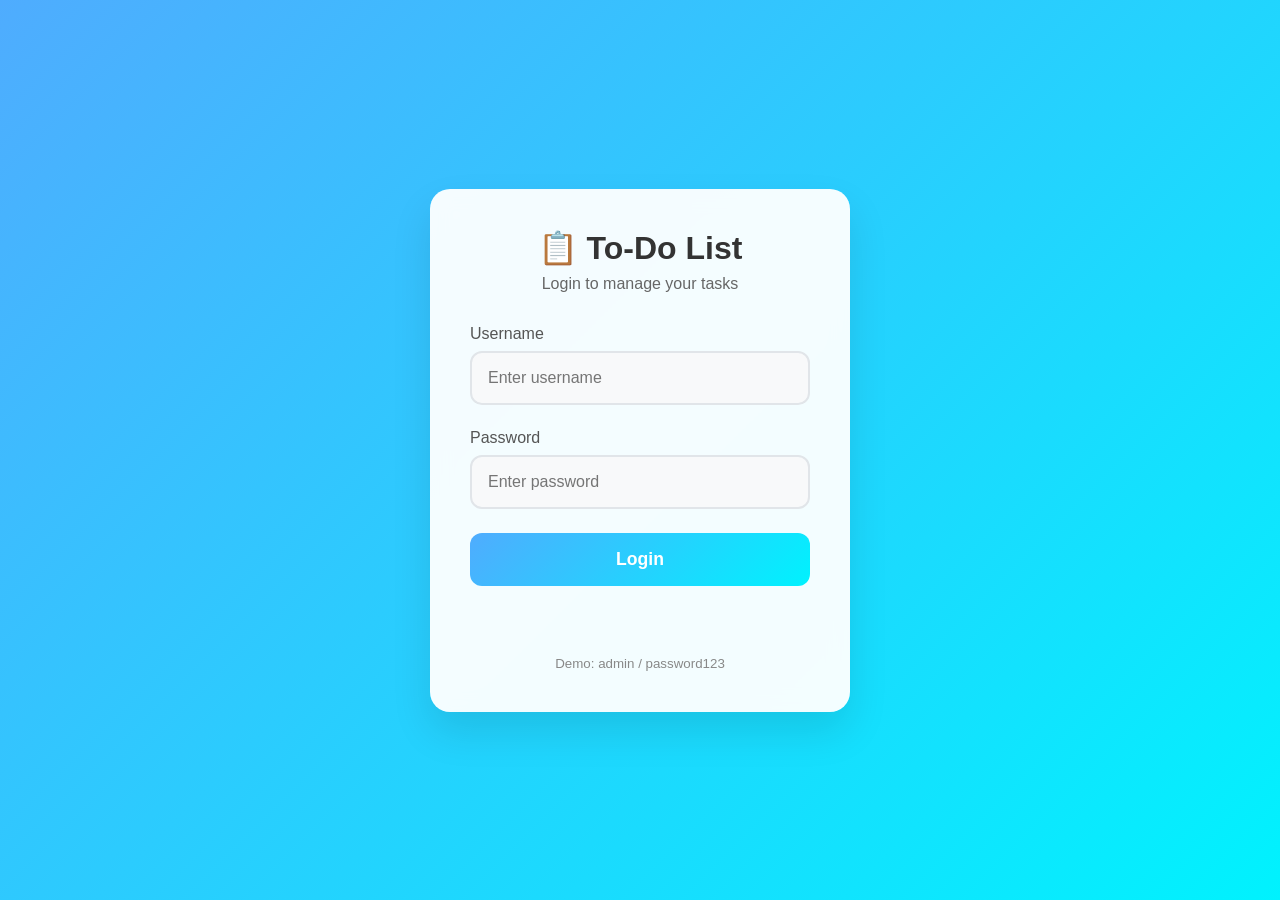
<file: index.html>
<!DOCTYPE html>
<html lang="en">
<head>
    <meta charset="UTF-8">
    <meta name="viewport" content="width=device-width, initial-scale=1.0">
    <title>To-Do List - Login</title>
    <link rel="stylesheet" href="style.css">
</head>
<body>
    <div class="login-container">
        <form id="loginForm" class="login-form">
            <h2>📋 To-Do List</h2>
            <p>Login to manage your tasks</p>
            
            <div class="input-group">
                <label for="username">Username</label>
                <input type="text" id="username" placeholder="Enter username" required>
            </div>
            
            <div class="input-group">
                <label for="password">Password</label>
                <input type="password" id="password" placeholder="Enter password" required>
            </div>
            
            <button type="submit" class="login-btn">Login</button>
            
            <p id="message" class="message"></p>
            
            <div class="demo-info">
                <small>Demo: admin / password123</small>
            </div>
        </form>
    </div>

    <script src="script.js"></script>
</body>
</html>
</file>
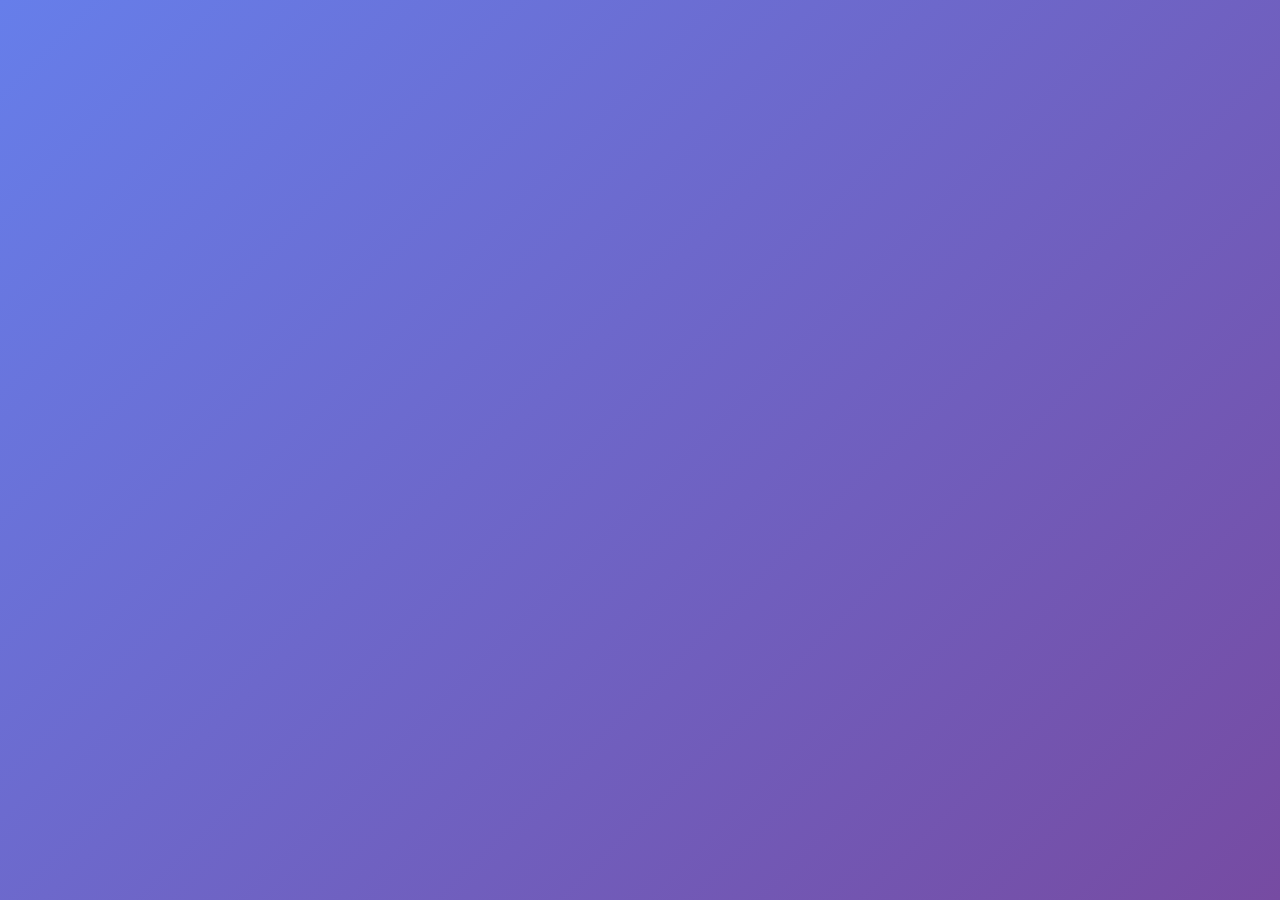
<file: todo.html>
<!DOCTYPE html>
<html lang="en">
<head>
    <meta charset="UTF-8">
    <meta name="viewport" content="width=device-width, initial-scale=1.0">
    <title>🔐 Fixed To-Do List</title>
    <style>
        * { margin: 0; padding: 0; box-sizing: border-box; }
        body { 
            font-family: system-ui, -apple-system, sans-serif; 
            background: linear-gradient(135deg, #667eea 0%, #764ba2 100%);
            min-height: 100vh; padding: 20px;
        }
        .page { 
            max-width: 600px; margin: 0 auto; 
            background: white; border-radius: 20px; 
            box-shadow: 0 20px 40px rgba(0,0,0,0.2); overflow: hidden; 
        }
        .hidden { display: none !important; }
        .form-container { padding: 3rem 2.5rem; text-align: center; }
        h2 { color: #333; margin-bottom: 1rem; font-size: 2rem; }
        .input-group { margin-bottom: 1.5rem; text-align: left; }
        label { display: block; margin-bottom: 0.5rem; color: #555; font-weight: 500; }
        input[type="text"], input[type="password"] { 
            width: 100%; padding: 1rem; border: 2px solid #e1e5e9; 
            border-radius: 12px; font-size: 1rem; 
        }
        input:focus { outline: none; border-color: #667eea; box-shadow: 0 0 0 3px rgba(102,126,234,0.1); }
        button { 
            width: 100%; padding: 1.2rem; background: #667eea; 
            color: white; border: none; border-radius: 12px; 
            font-size: 1.1rem; font-weight: 600; cursor: pointer; 
            transition: all 0.3s; margin-top: 0.5rem; 
        }
        button:hover:not(:disabled) { background: #5a67d8; }
        button:disabled { background: #ccc; cursor: not-allowed; }
        .message { 
            margin-top: 1rem; padding: 1rem; border-radius: 8px; 
            font-weight: 500; min-height: 24px; 
        }
        .success { background: #dcfce7; color: #166534; border-left: 4px solid #22c55e; }
        .error { background: #fef2f2; color: #dc2626; border-left: 4px solid #ef4444; }
        .demo { color: #888; font-size: 0.9rem; margin-top: 1rem; }
        
        /* Todo page */
        .todo-header { 
            background: linear-gradient(135deg, #059669 0%, #047857 100%); 
            color: white; padding: 2.5rem 2rem; text-align: center; 
        }
        .todo-header h1 { font-size: 2.2rem; margin-bottom: 0.25rem; }
        .welcome { opacity: 0.95; margin-bottom: 1rem; }
        #logoutBtn { 
            background: rgba(255,255,255,0.2); border: 2px solid rgba(255,255,255,0.5); 
            color: white; padding: 0.75rem 1.75rem; border-radius: 25px; 
            cursor: pointer; font-weight: 500; transition: all 0.3s; 
        }
        #logoutBtn:hover { background: white; color: #047857; }
        .todo-content { padding: 2.5rem; }
        .input-row { 
            display: flex; gap: 1rem; margin-bottom: 2rem; 
        }
        #taskInput { 
            flex: 1; padding: 1.2rem 1.5rem; border: 2px solid #d1d5db; 
            border-radius: 12px; font-size: 1.1rem; 
        }
        #taskInput:focus { border-color: #059669; }
        #addTaskBtn { 
            background: #3b82f6; color: white; border: none; 
            padding: 1.2rem 2.5rem; border-radius: 12px; cursor: pointer; 
            font-weight: 600; white-space: nowrap; 
        }
        #addTaskBtn:hover { background: #2563eb; }
        .stats-row { 
            display: flex; justify-content: space-between; 
            background: linear-gradient(90deg, #ecfdf5, #d1fae5); 
            padding: 1.25rem 2rem; border-radius: 16px; 
            margin-bottom: 2rem; font-weight: 600; font-size: 1.1rem; 
        }
        .task-list { list-style: none; }
        .task-item { 
            display: flex; align-items: flex-start; gap: 1rem; 
            padding: 1.5rem 2rem; background: #f9fafb; 
            border-radius: 16px; margin-bottom: 1rem; 
            border-left: 4px solid #e5e7eb; transition: all 0.3s; 
        }
        .task-item:hover { 
            transform: translateX(4px); box-shadow: 0 8px 25px rgba(0,0,0,0.1); 
            border-left-color: #059669; 
        }
        .task-item.completed { opacity: 0.8; border-left-color: #10b981; }
        .task-item.completed .task-text { 
            text-decoration: line-through; color: #6b7280; 
        }
        .task-checkbox { 
            width: 24px; height: 24px; margin-top: 2px; 
            accent-color: #10b981; cursor: pointer; 
        }
        .task-text { 
            flex: 1; font-size: 1.15rem; line-height: 1.5; padding-top: 2px; 
        }
        .task-delete { 
            background: #ef4444; color: white; border: none; 
            padding: 0.6rem 1.2rem; border-radius: 8px; cursor: pointer; 
            font-weight: 500; transition: background 0.2s; 
        }
        .task-delete:hover { background: #dc2626; }
        .empty-state { 
            text-align: center; padding: 4rem 2rem; 
            color: #6b7280; font-size: 1.3rem; 
        }
        .empty-state svg { font-size: 4rem; opacity: 0.5; margin-bottom: 1rem; display: block; }
    </style>
</head>
</file>
<file: style.css>
* {
    margin: 0;
    padding: 0;
    box-sizing: border-box;
}

body {
    font-family: 'Segoe UI', Tahoma, Geneva, Verdana, sans-serif;
    background: linear-gradient(135deg, #4facfe 0%, #00f2fe 100%);
    min-height: 100vh;
    display: flex;
    align-items: center;
    justify-content: center;
    padding: 20px;
}

.login-container {
    background: rgba(255, 255, 255, 0.95);
    backdrop-filter: blur(10px);
    padding: 2.5rem;
    border-radius: 20px;
    box-shadow: 0 20px 40px rgba(0,0,0,0.1);
    width: 100%;
    max-width: 420px;
    text-align: center;
    animation: slideUp 0.6s ease-out;
}

@keyframes slideUp {
    from {
        opacity: 0;
        transform: translateY(30px);
    }
    to {
        opacity: 1;
        transform: translateY(0);
    }
}

.login-form h2 {
    color: #333;
    margin-bottom: 0.5rem;
    font-size: 2rem;
}

.login-form p {
    color: #666;
    margin-bottom: 2rem;
}

.input-group {
    margin-bottom: 1.5rem;
    text-align: left;
}

.input-group label {
    display: block;
    margin-bottom: 0.5rem;
    color: #555;
    font-weight: 500;
}

.input-group input {
    width: 100%;
    padding: 1rem;
    border: 2px solid #e1e5e9;
    border-radius: 12px;
    font-size: 1rem;
    transition: all 0.3s ease;
    background: #f8f9fa;
}

.input-group input:focus {
    outline: none;
    border-color: #4facfe;
    background: white;
    box-shadow: 0 0 0 3px rgba(79, 172, 254, 0.1);
}

.login-btn {
    width: 100%;
    padding: 1rem;
    background: linear-gradient(135deg, #4facfe 0%, #00f2fe 100%);
    color: white;
    border: none;
    border-radius: 12px;
    font-size: 1.1rem;
    font-weight: 600;
    cursor: pointer;
    transition: all 0.3s ease;
    margin-bottom: 1rem;
}

.login-btn:hover:not(:disabled) {
    transform: translateY(-2px);
    box-shadow: 0 10px 20px rgba(79, 172, 254, 0.3);
}

.login-btn:disabled {
    opacity: 0.6;
    cursor: not-allowed;
    transform: none;
}

.message {
    min-height: 20px;
    margin-bottom: 1rem;
    font-weight: 500;
}

.message.success {
    color: #10b981;
    background: rgba(16, 185, 129, 0.1);
    padding: 0.75rem;
    border-radius: 8px;
    border-left: 4px solid #10b981;
}

.message.error {
    color: #ef4444;
    background: rgba(239, 68, 68, 0.1);
    padding: 0.75rem;
    border-radius: 8px;
    border-left: 4px solid #ef4444;
}

.demo-info {
    color: #888;
}

@media (max-width: 480px) {
    .login-container {
        padding: 2rem 1.5rem;
        margin: 1rem;
    }
}
</file>
